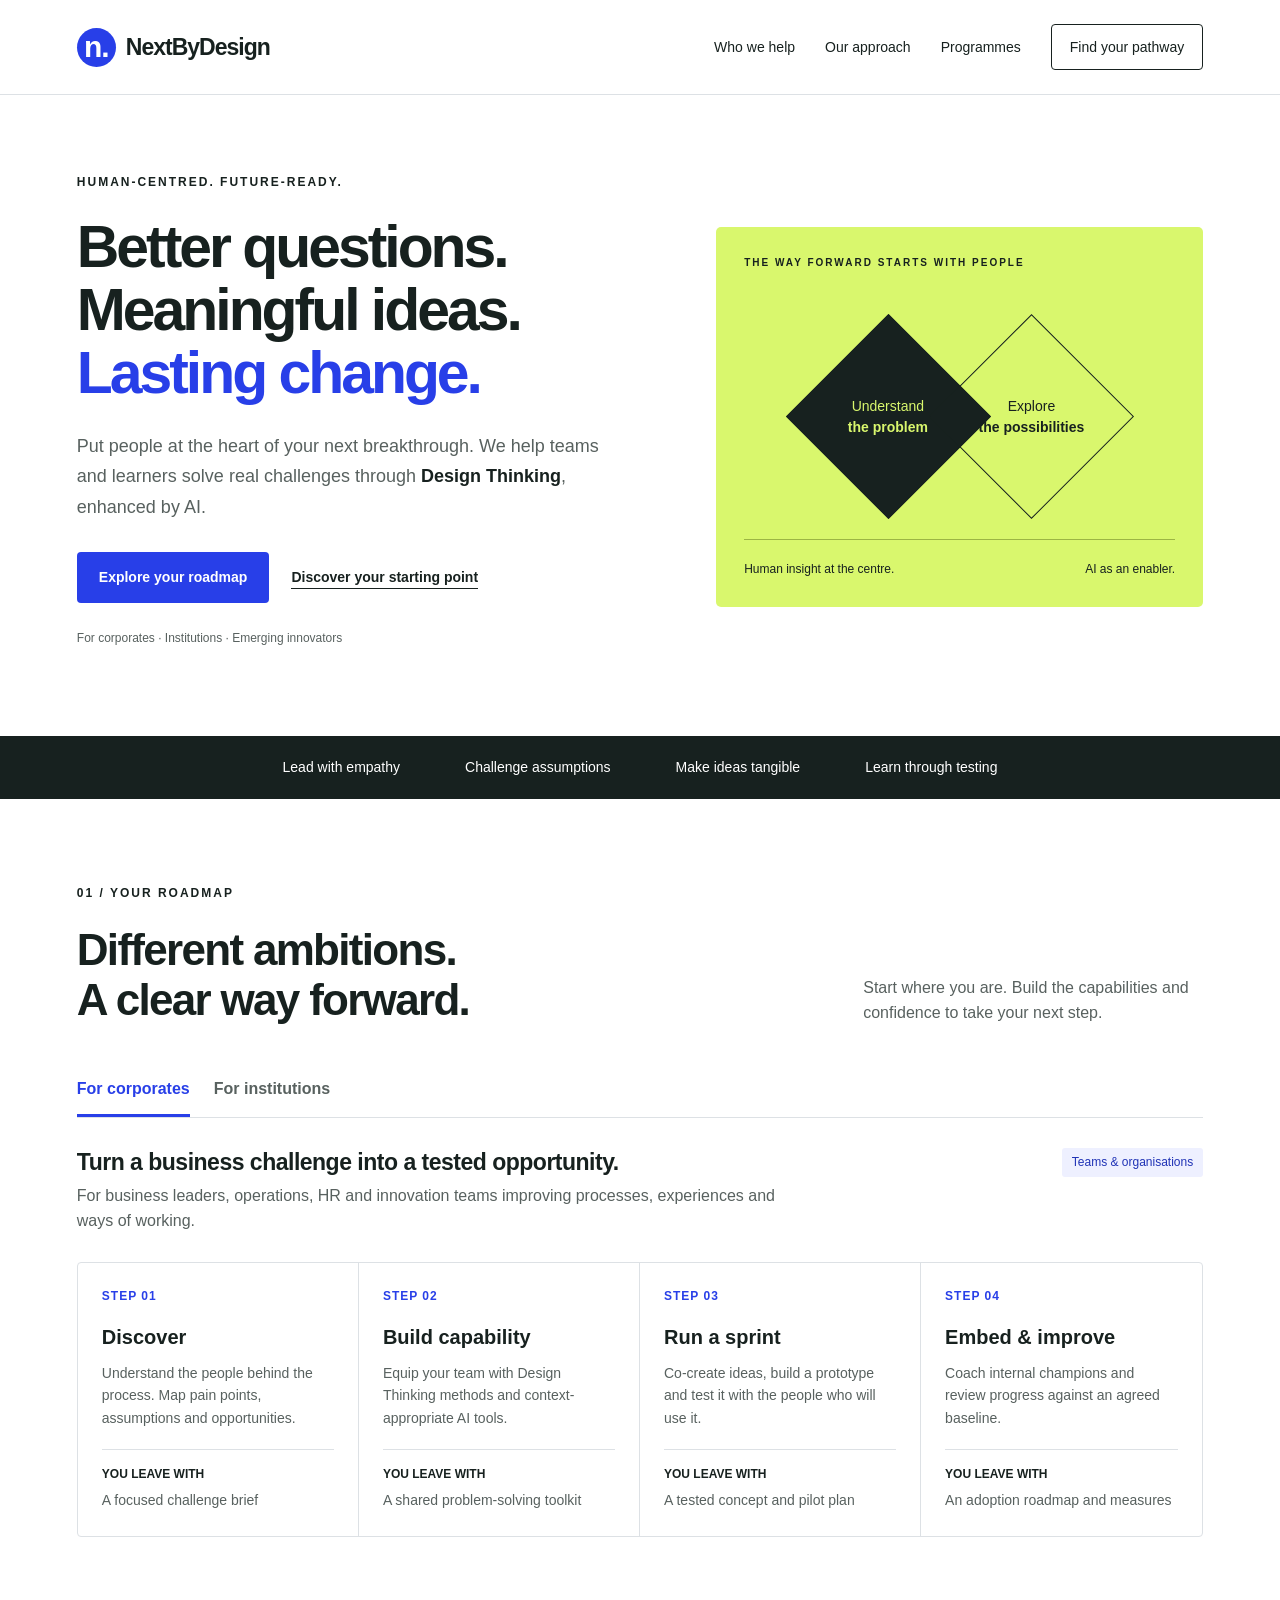
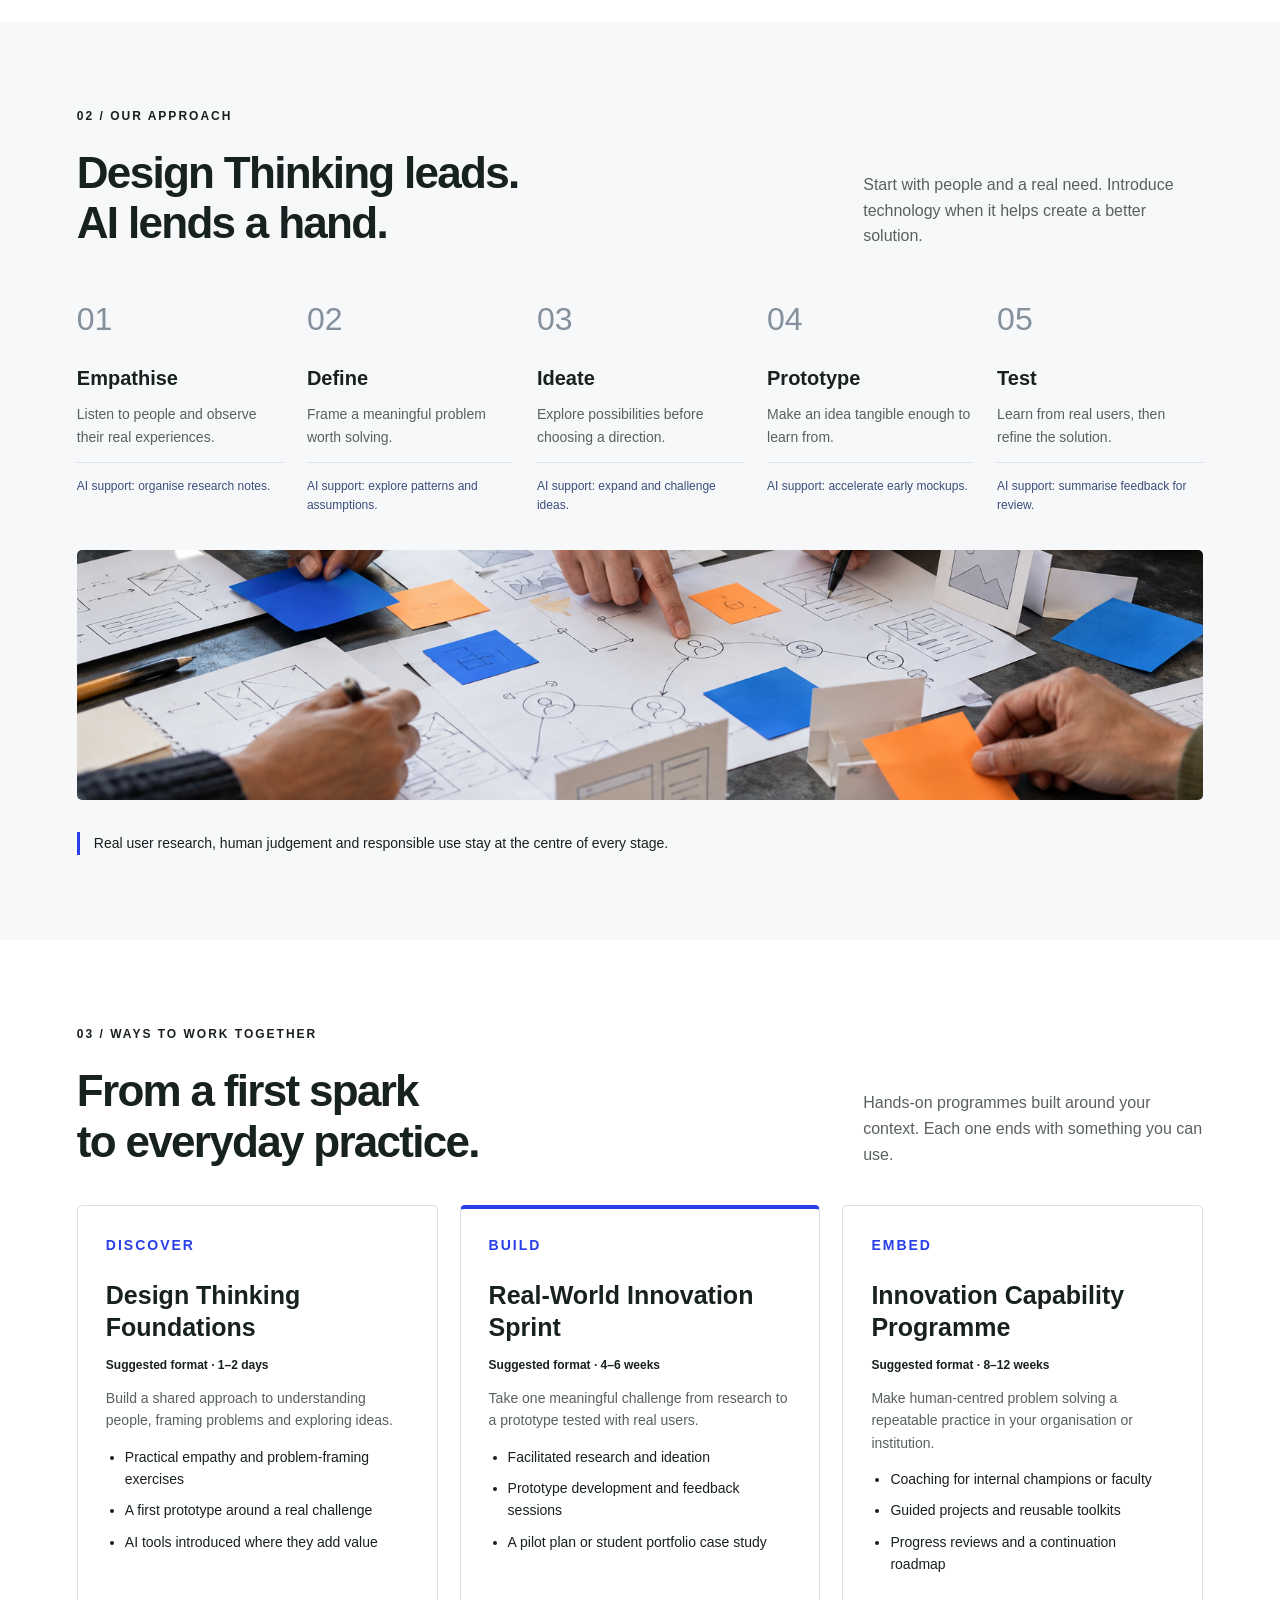
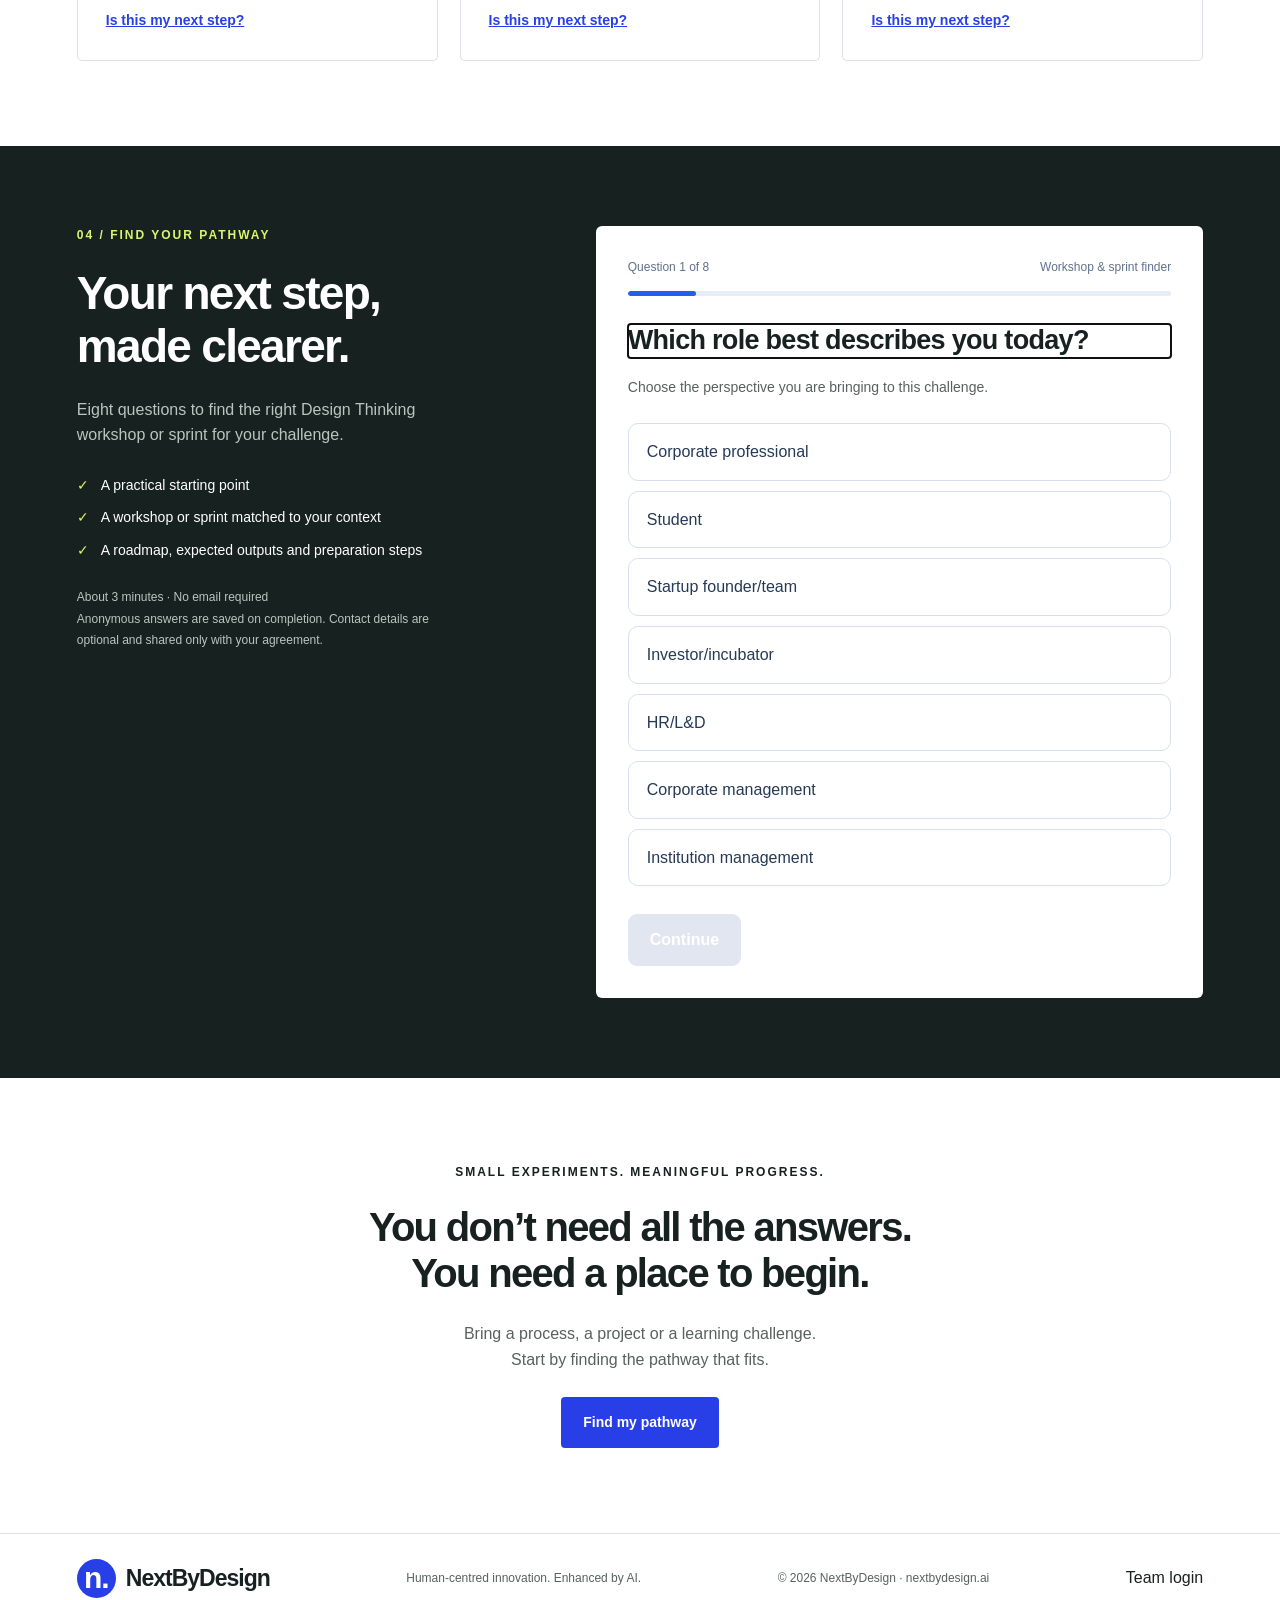
<file: index.html>
<!doctype html><html lang="en"><head><meta charset="utf-8"><meta name="viewport" content="width=device-width,initial-scale=1"><title>NextByDesign — Design Thinking, enhanced by AI</title><meta name="description" content="Human-centred Design Thinking programmes for corporates, institutions and emerging innovators. Find your next step with our eight-question pathway guide."><link rel="icon" href="data:image/svg+xml,%3Csvg xmlns='http://www.w3.org/2000/svg' viewBox='0 0 40 40'%3E%3Crect width='40' height='40' rx='10' fill='%23283fe8'/%3E%3Cpath d='M11 30V10L29 30V10' stroke='white' stroke-width='5'/%3E%3C/svg%3E"><link rel="stylesheet" href="style.css"><link rel="stylesheet" href="questionnaire.css"></head><body>
<a class="skip" href="#main">Skip to content</a><header><a class="brand" href="#"><span class="brand-mark" aria-hidden="true">n.</span>NextByDesign</a><nav aria-label="Main navigation"><a href="#pathways">Who we help</a><a href="#method">Our approach</a><a href="#offerings">Programmes</a><a class="nav-cta" href="#assessment">Find your pathway</a></nav></header>
<main id="main"><section class="hero wrap"><div><p class="eyebrow">HUMAN-CENTRED. FUTURE-READY.</p><h1>Better questions.<br>Meaningful ideas.<br><span>Lasting change.</span></h1><p class="hero-copy">Put people at the heart of your next breakthrough. We help teams and learners solve real challenges through <strong>Design Thinking</strong>, enhanced by AI.</p><div class="actions"><a class="button" href="#pathways">Explore your roadmap</a><a class="text-link" href="#assessment">Discover your starting point</a></div><p class="micro">For corporates · Institutions · Emerging innovators</p></div><div class="hero-visual"><p class="eyebrow">THE WAY FORWARD STARTS WITH PEOPLE</p><div class="diamond-diagram" aria-label="Discover and define the right problem, then develop and test a solution"><div class="diamond first"><span>Understand<br><strong>the problem</strong></span></div><div class="diamond second"><span>Explore<br><strong>the possibilities</strong></span></div></div><div class="visual-bottom"><span>Human insight at the centre.</span><span>AI as an enabler.</span></div></div></section><div class="principle-strip"><span>Lead with empathy</span><span>Challenge assumptions</span><span>Make ideas tangible</span><span>Learn through testing</span></div>
<section id="pathways" class="wrap section"><div class="section-heading"><div><p class="eyebrow">01 / YOUR ROADMAP</p><h2>Different ambitions.<br>A clear way forward.</h2></div><p>Start where you are. Build the capabilities and confidence to take your next step.</p></div><div class="audience-switch" role="group" aria-label="Choose a roadmap"><button class="selected" data-audience="corporate" aria-pressed="true">For corporates</button><button data-audience="institution" aria-pressed="false">For institutions</button></div><div id="roadmap"></div></section>
<section id="method" class="method-section"><div class="wrap section"><div class="section-heading"><div><p class="eyebrow">02 / OUR APPROACH</p><h2>Design Thinking leads.<br>AI lends a hand.</h2></div><p>Start with people and a real need. Introduce technology when it helps create a better solution.</p></div><div class="method-grid"><article><b>01</b><h3>Empathise</h3><p>Listen to people and observe their real experiences.</p><small>AI support: organise research notes.</small></article><article><b>02</b><h3>Define</h3><p>Frame a meaningful problem worth solving.</p><small>AI support: explore patterns and assumptions.</small></article><article><b>03</b><h3>Ideate</h3><p>Explore possibilities before choosing a direction.</p><small>AI support: expand and challenge ideas.</small></article><article><b>04</b><h3>Prototype</h3><p>Make an idea tangible enough to learn from.</p><small>AI support: accelerate early mockups.</small></article><article><b>05</b><h3>Test</h3><p>Learn from real users, then refine the solution.</p><small>AI support: summarise feedback for review.</small></article></div><img class="workshop" src="workshop.png" width="1536" height="1024" loading="lazy" alt="Illustration of hands collaborating on journey maps and paper prototypes"><p class="method-note">Real user research, human judgement and responsible use stay at the centre of every stage.</p></div></section>
<section id="offerings" class="wrap section"><div class="section-heading"><div><p class="eyebrow">03 / WAYS TO WORK TOGETHER</p><h2>From a first spark<br>to everyday practice.</h2></div><p>Hands-on programmes built around your context. Each one ends with something you can use.</p></div><div id="programmes" class="programme-grid"></div></section>
<section id="assessment" class="assessment-section"><div class="wrap assessment-layout"><div><p class="eyebrow">04 / FIND YOUR PATHWAY</p><h2>Your next step,<br>made clearer.</h2><p>Eight questions to find the right Design Thinking workshop or sprint for your challenge.</p><ul class="check-list"><li>A practical starting point</li><li>A workshop or sprint matched to your context</li><li>A roadmap, expected outputs and preparation steps</li></ul><p class="micro">About 3 minutes · No email required<br>Anonymous answers are saved on completion. Contact details are optional and shared only with your agreement.</p></div><div id="quiz" class="quiz" aria-live="polite"></div></div></section>
<section class="wrap section closing"><p class="eyebrow">SMALL EXPERIMENTS. MEANINGFUL PROGRESS.</p><h2>You don’t need all the answers.<br>You need a place to begin.</h2><p>Bring a process, a project or a learning challenge.<br>Start by finding the pathway that fits.</p><a href="#assessment" class="button">Find my pathway</a></section></main><footer class="wrap"><a class="brand" href="#"><span class="brand-mark" aria-hidden="true">n.</span>NextByDesign</a><p>Human-centred innovation. Enhanced by AI.</p><span>© 2026 NextByDesign · nextbydesign.ai</span><a href="participants.html">Team login</a></footer><script src="config.js"></script><script src="model.js"></script><script src="app.js"></script><script src="questionnaire.js"></script></body></html>
</file>
<file: style.css>
:root{--ink:#17211f;--blue:#283fe8;--paper:#f7f8fa;--line:#dde1e5;--muted:#58615f;--lime:#d9f76d}*{box-sizing:border-box}html{scroll-behavior:smooth;scroll-padding-top:90px}body{margin:0;background:white;color:var(--ink);font:16px/1.6 Arial,Helvetica,sans-serif}a{color:inherit;text-decoration:none}button,input{font:inherit}button,a{ -webkit-tap-highlight-color:transparent}button{cursor:pointer}button:disabled{cursor:not-allowed;opacity:.45}a:focus-visible,button:focus-visible,input:focus-visible{outline:3px solid #d25b15;outline-offset:5px}header{max-width:1440px;margin:auto;display:flex;align-items:center;justify-content:space-between;padding:24px 6%;gap:24px;border-bottom:1px solid var(--line)}.brand{display:flex;align-items:center;gap:10px;font-size:23px;font-weight:750;letter-spacing:-1px;white-space:nowrap}.brand-mark{display:grid;place-items:center;width:39px;height:39px;background:var(--blue);color:white;border-radius:50%;font-size:30px;line-height:1}.studio{align-self:end;font-size:10px;letter-spacing:2px;margin-bottom:4px}nav{display:flex;align-items:center;gap:30px;font-size:14px}nav a:hover,.text-link:hover{text-decoration:underline}.nav-cta{border:1px solid var(--ink);border-radius:4px;padding:11px 18px}.wrap{max-width:1280px;margin:auto;padding-left:6%;padding-right:6%}.hero{padding-top:78px;padding-bottom:75px;display:grid;grid-template-columns:1.2fr 1fr;gap:55px;align-items:center}.eyebrow{font-size:12px;font-weight:700;letter-spacing:2px;margin:0 0 22px}h1,h2,h3,p{margin-top:0}h1{font-size:clamp(42px,4.6vw,67px);line-height:1.07;letter-spacing:-3px;margin-bottom:27px;font-weight:600}h1 span{color:var(--blue)}.hero-copy{font-size:18px;max-width:530px;color:var(--muted);line-height:1.7}.hero-copy strong{color:var(--ink);font-weight:600}.actions{display:flex;align-items:center;gap:22px;flex-wrap:wrap;margin:30px 0 25px}.button{display:inline-block;border:0;background:var(--blue);color:white;padding:14px 22px;border-radius:4px;font-weight:600;font-size:14px}.button:hover{background:#1d2dad}.text-link{font-size:14px;font-weight:600;border-bottom:1px solid}.micro{font-size:12px;color:var(--muted);line-height:1.8}.hero-visual{background:var(--lime);border-radius:5px;min-height:380px;padding:28px;display:flex;flex-direction:column;justify-content:space-between;overflow:hidden}.hero-visual .eyebrow{font-size:10px}.diamond-diagram{height:205px;position:relative;display:flex;align-items:center;justify-content:center}.diamond{position:relative;width:145px;height:145px;transform:rotate(45deg);border:1px solid #17211f;display:grid;place-items:center;flex-shrink:0}.diamond span{transform:rotate(-45deg);font-size:14px;line-height:1.5;text-align:center}.first{background:var(--ink);color:var(--lime)}.second{margin-left:-2px}.visual-bottom{display:flex;justify-content:space-between;gap:10px;font-size:12px;border-top:1px solid #9cb543;padding-top:20px}.principle-strip{background:var(--ink);color:white;display:flex;justify-content:center;gap:65px;padding:20px 5%;font-size:14px}.section{padding-top:85px;padding-bottom:85px}.section-heading{display:flex;justify-content:space-between;gap:40px;align-items:end;margin-bottom:38px}h2{font-size:clamp(30px,3.5vw,44px);letter-spacing:-1.7px;line-height:1.15;font-weight:550;margin-bottom:0}.section-heading>p{max-width:340px;color:var(--muted);margin-bottom:0}.audience-switch{display:flex;border-bottom:1px solid var(--line);gap:24px;margin-bottom:30px}.audience-switch button{background:none;border:0;border-bottom:3px solid transparent;padding:12px 0;color:var(--muted);font-weight:600}.audience-switch button.selected{border-color:var(--blue);color:var(--blue)}.roadmap-intro{display:flex;justify-content:space-between;gap:30px;margin-bottom:28px}.roadmap-intro h3{font-size:23px;letter-spacing:-.5px;margin-bottom:5px}.roadmap-intro p{color:var(--muted);max-width:710px;margin:0}.tag{display:inline-block;font-size:12px;padding:5px 10px;background:#eef0ff;color:#2033b6;border-radius:3px;white-space:nowrap;align-self:start}.roadmap-grid{display:grid;grid-template-columns:repeat(4,1fr);border:1px solid var(--line);border-radius:4px;overflow:hidden}.roadmap-grid article{padding:24px;border-right:1px solid var(--line)}.roadmap-grid article:last-child{border:0}.step-label{color:var(--blue);font-size:12px;letter-spacing:1px;font-weight:bold;margin-bottom:18px}h3{font-size:20px;line-height:1.3;margin-bottom:12px;font-weight:600}.roadmap-grid p,.programme p{font-size:14px;color:var(--muted)}.output{border-top:1px solid var(--line);padding-top:15px;margin:20px 0 0}.output strong{display:block;color:var(--ink);font-size:12px;margin-bottom:5px}.method-section{background:var(--paper)}.method-grid{display:grid;grid-template-columns:repeat(5,1fr);gap:24px;margin-top:45px}.method-grid b{font-size:32px;color:#84909c;font-weight:400}.method-grid h3{margin-top:20px}.method-grid p{font-size:14px;color:var(--muted)}.method-grid small{display:block;border-top:1px solid var(--line);padding-top:14px;font-size:12px;color:#3c4d78}.method-note{font-size:14px;border-left:3px solid var(--blue);padding-left:14px;margin:32px 0 0}.programme-grid{display:grid;grid-template-columns:repeat(3,1fr);gap:22px}.programme{border:1px solid var(--line);border-radius:5px;padding:28px;display:flex;flex-direction:column}.programme:nth-child(2){border-top:4px solid var(--blue);padding-top:25px}.programme .eyebrow{color:var(--blue)}.programme h3{font-size:25px}.programme ul{padding-left:19px;font-size:14px;flex:1;margin:0 0 25px}.programme li{margin-bottom:9px}.programme .duration{font-size:12px;font-weight:600;color:var(--ink)}.programme a{font-size:14px;color:var(--blue);font-weight:600;text-decoration:underline}.assessment-section{background:var(--ink);color:white;padding:80px 0}.assessment-layout{display:grid;grid-template-columns:.85fr 1.15fr;gap:70px}.assessment-layout h2{font-size:46px;margin-bottom:24px}.assessment-layout>div>p:not(.eyebrow){color:#bac5bf;max-width:380px}.assessment-layout .eyebrow{color:var(--lime)}.check-list{padding:0;list-style:none;margin:26px 0}.check-list li{margin:10px 0;font-size:14px}.check-list li:before{content:'✓';color:var(--lime);margin-right:12px}.quiz{background:white;color:var(--ink);border-radius:6px;padding:32px;min-height:480px}.quiz-top{display:flex;justify-content:space-between;font-size:12px;color:var(--muted);margin-bottom:12px}.progress{height:4px;background:#edf0f2;margin-bottom:27px;border-radius:4px;overflow:hidden}.progress>span{display:block;height:100%;background:var(--blue)}.quiz h3{font-size:25px;margin-bottom:8px;letter-spacing:-.5px}.quiz .help{font-size:14px;color:var(--muted);margin-bottom:23px}.options{display:grid;gap:9px;border:0;padding:0;margin:0}.option{display:flex;gap:12px;align-items:center;border:1px solid var(--line);padding:12px 14px;border-radius:4px;font-size:14px;cursor:pointer}.option:has(input:checked){background:#eef0ff;border-color:var(--blue);color:#2033b6}.option input{accent-color:var(--blue);width:16px;height:16px;flex-shrink:0}.quiz-controls{display:flex;justify-content:space-between;gap:15px;margin-top:24px}.back{border:0;background:none;font-size:14px;color:var(--muted);padding:10px 0}.result-tag{display:inline-block;background:var(--lime);padding:5px 10px;font-size:12px;margin-bottom:18px}.result-box{background:var(--paper);padding:18px;border-radius:4px;margin:15px 0}.result-box p{font-size:14px;margin:6px 0}.result-box strong{font-size:14px}.result-actions{padding-left:20px;font-size:14px}.result-actions li{margin:10px 0}.closing{text-align:center}.closing p:not(.eyebrow){color:var(--muted);margin:25px 0}.closing h2{font-size:40px}footer{border-top:1px solid var(--line);padding-top:25px!important;padding-bottom:25px!important;display:flex;align-items:center;gap:25px;justify-content:space-between}footer p,footer>span{font-size:12px;color:var(--muted);margin:0}.skip{position:absolute;left:10px;top:-100px;background:white;padding:10px;z-index:10}.skip:focus{top:10px}.workshop{width:100%;height:250px;object-fit:cover;display:block;border-radius:5px;margin-top:35px}.sr-only{position:absolute;width:1px;height:1px;overflow:hidden;clip:rect(0,0,0,0)}@media(min-width:1450px){.wrap{padding-left:50px;padding-right:50px}}@media(max-width:1000px){nav{gap:16px}nav>a:not(.nav-cta){display:none}.hero{gap:30px}.hero-visual{padding:22px;min-height:350px}.diamond{width:120px;height:120px}.diamond span{font-size:12px}.principle-strip{gap:30px}.roadmap-grid{grid-template-columns:repeat(2,1fr)}.roadmap-grid article:nth-child(2){border-right:0}.roadmap-grid article:nth-child(-n+2){border-bottom:1px solid var(--line)}.method-grid{gap:15px}.assessment-layout{gap:30px}.quiz{padding:25px}footer{flex-wrap:wrap}}@media(max-width:650px){header{padding:18px 5%;gap:12px}.brand{font-size:20px}.studio{display:none}.nav-cta{padding:9px 10px;font-size:12px}.wrap{padding-left:6%;padding-right:6%}.hero{grid-template-columns:1fr;padding-top:45px;padding-bottom:40px;gap:28px}h1{letter-spacing:-2px;font-size:45px}.hero-visual{min-height:305px}.diamond{width:133px;height:133px}.hero-copy{font-size:16px}.principle-strip{display:grid;grid-template-columns:1fr 1fr;gap:10px 22px;font-size:12px;text-align:center}.section{padding-top:55px;padding-bottom:55px}.section-heading{display:block;margin-bottom:25px}.section-heading>p{margin-top:20px}.roadmap-intro{display:block}.roadmap-intro .tag{margin-top:15px}.roadmap-grid{grid-template-columns:1fr}.roadmap-grid article{border-right:0;border-bottom:1px solid var(--line)}.method-grid{grid-template-columns:1fr 1fr;gap:25px}.programme-grid{grid-template-columns:1fr}.assessment-layout{grid-template-columns:1fr;gap:25px}.assessment-layout h2{font-size:38px}.assessment-section{padding:55px 0}.quiz{padding:23px;min-height:0}.quiz h3{font-size:23px}.closing h2{font-size:32px}footer{display:block}footer p{margin:18px 0 8px}.actions{gap:18px}.workshop{height:190px}}@media(prefers-reduced-motion:reduce){html{scroll-behavior:auto}}@media print{header,.hero,.principle-strip,#pathways,#method,#offerings,.assessment-layout>div:first-child,.closing,footer,.quiz-controls,.quiz .button{display:none}.assessment-layout{display:block}.assessment-section{background:white;color:black;padding:0}.quiz{border:0}.quiz *{color:black!important}}

@media(max-width:400px){header{flex-wrap:wrap}.brand{font-size:20px}nav{margin-left:auto}}
</file>
<file: questionnaire.css>
#quiz .small{font-size:14px}
#quiz button,#quiz input,#quiz select,#quiz textarea{font:inherit}
#quiz button{cursor:pointer}
#quiz button:focus-visible,#quiz input:focus-visible,#quiz select:focus-visible,#quiz textarea:focus-visible{outline:3px solid #edac36;outline-offset:3px}
#quiz .options{display:grid;gap:10px;margin:25px 0}
#quiz .choice{background:white;border:1px solid #d7e0ee;border-radius:10px;text-align:left;padding:15px 18px;color:#263956;min-height:52px}
#quiz .choice:hover{border-color:#245eea;background:#f5f8ff}
#quiz .choice.selected{border:2px solid #245eea;background:#edf3ff;padding:14px 17px;color:#1844aa}
#quiz .controls{display:flex;justify-content:space-between;gap:15px;margin-top:28px}
#quiz .primary,#quiz .secondary{border-radius:9px;padding:13px 22px;border:0;font-weight:700}
#quiz .primary{background:#245eea;color:white}
#quiz .primary:disabled{background:#bdc9df;cursor:not-allowed}
#quiz .secondary{background:#edf1f7;color:#43536d}
#quiz .progress{height:5px;background:#e6edf7;border-radius:5px;margin:14px 0 28px}
#quiz .progress div{height:100%;background:#245eea;border-radius:5px}
#quiz .step{font-size:14px;color:#60718b;display:flex;justify-content:space-between}
#quiz .error{color:#aa2434;background:#fff0f1;padding:10px;border-radius:6px}
#quiz .result-label{color:#245eea;font-weight:700;font-size:13px;letter-spacing:1px}
#quiz .roadmap{padding-left:23px}
#quiz .roadmap li{padding:7px 0;line-height:1.5}
#quiz .notice{background:#f1f5fd;border-left:3px solid #245eea;padding:15px;font-size:14px;line-height:1.5;margin:20px 0}
#quiz label{display:block;font-size:14px;font-weight:600;margin:18px 0 7px}
#quiz input,#quiz select,#quiz textarea{width:100%;border:1px solid #ccd7e6;border-radius:8px;padding:12px;background:white;color:#172337}
#quiz textarea{min-height:85px}
#quiz .consent{display:flex;align-items:flex-start;gap:10px;line-height:1.5;font-weight:400}
#quiz .consent input{width:18px;margin-top:3px;flex-shrink:0}
#quiz h2{font-size:27px;line-height:1.25;margin:18px 0;letter-spacing:-.7px}#quiz h3{font-size:19px}#quiz p{color:var(--muted)}#quiz .progress{margin-top:14px}#quiz .controls{flex-wrap:wrap}#quiz .step{font-size:12px;gap:12px}#quiz [hidden]{display:none!important}#quiz .primary{background:var(--blue)}
</file>
